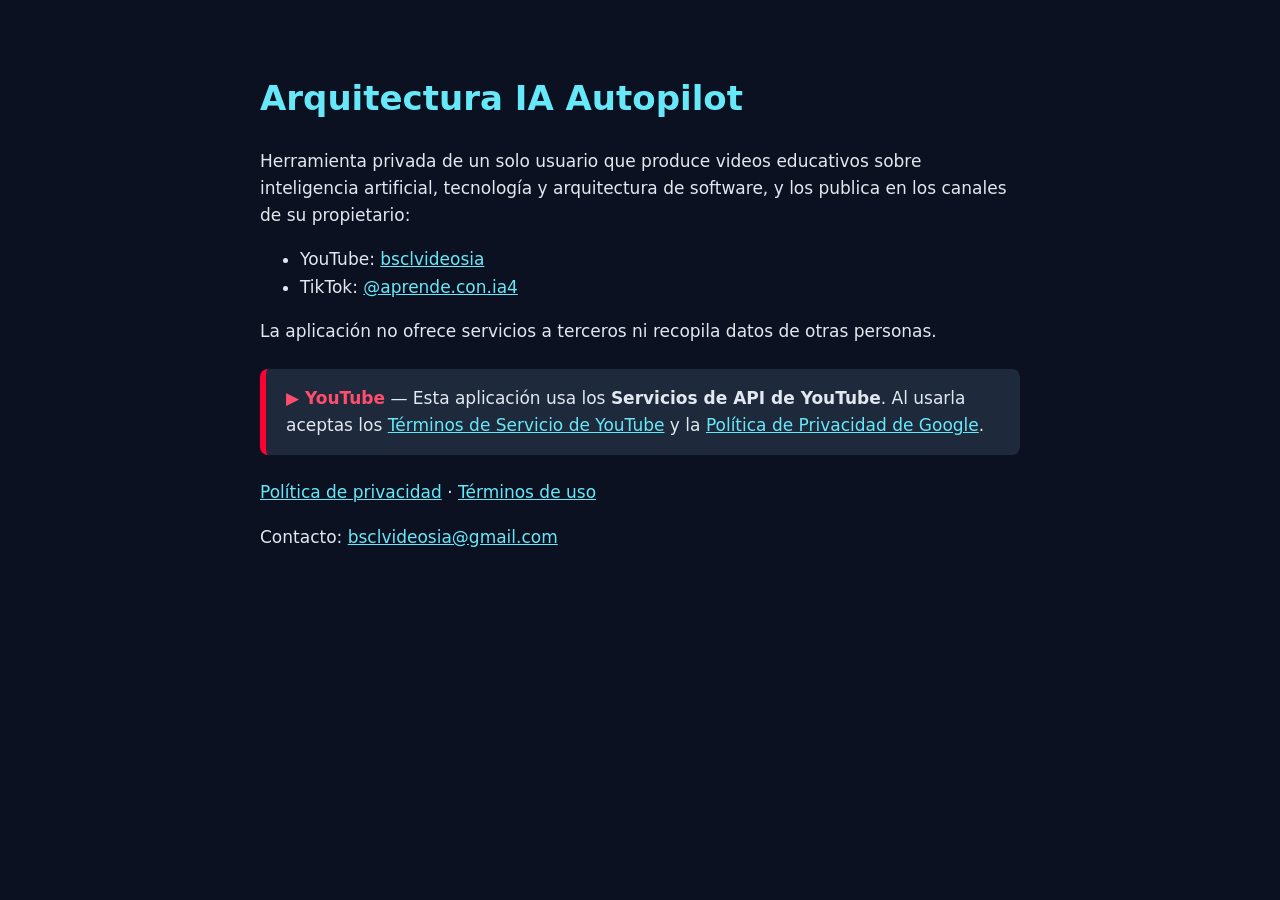
<file: index.html>
<!doctype html>
<html lang="es">
<head>
<meta charset="utf-8">
<meta name="viewport" content="width=device-width, initial-scale=1">
<title>Arquitectura IA Autopilot</title>
<link rel="stylesheet" href="style.css">
</head>
<body>
<main>
  <h1>Arquitectura IA Autopilot</h1>
  <p>Herramienta privada de un solo usuario que produce videos educativos sobre inteligencia artificial,
     tecnología y arquitectura de software, y los publica en los canales de su propietario:</p>
  <ul>
    <li>YouTube: <a href="https://www.youtube.com/channel/UCx39kf1pHNX0YBGGCFIChyA">bsclvideosia</a></li>
    <li>TikTok: <a href="https://www.tiktok.com/@aprende.con.ia4">@aprende.con.ia4</a></li>
  </ul>
  <p>La aplicación no ofrece servicios a terceros ni recopila datos de otras personas.</p>
  <div class="yt">
    <strong>▶ YouTube</strong> — Esta aplicación usa los <strong>Servicios de API de YouTube</strong>.
    Al usarla aceptas los <a href="https://www.youtube.com/t/terms">Términos de Servicio de YouTube</a>
    y la <a href="https://policies.google.com/privacy">Política de Privacidad de Google</a>.
  </div>
  <p><a href="privacy.html">Política de privacidad</a> · <a href="terms.html">Términos de uso</a></p>
  <p>Contacto: <a href="mailto:bsclvideosia@gmail.com">bsclvideosia@gmail.com</a></p>
</main>
</body>
</html>
</file>
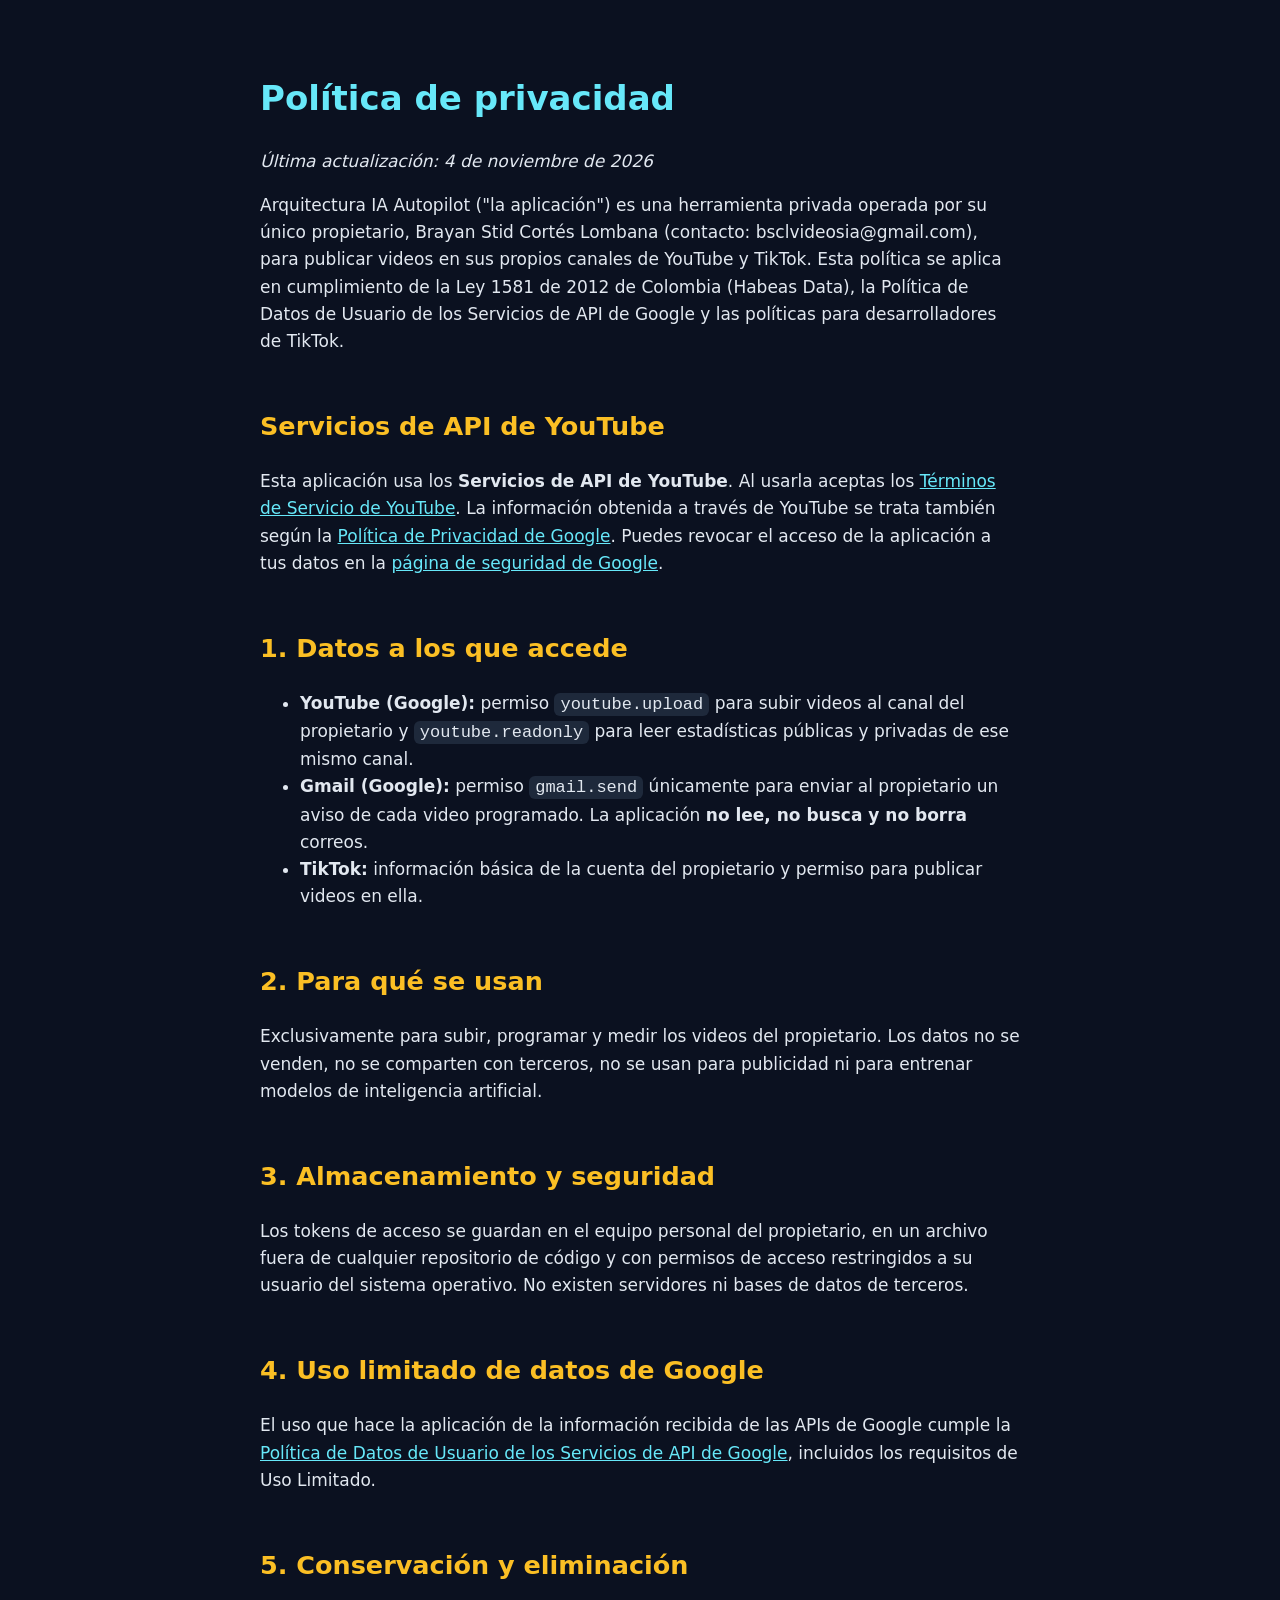
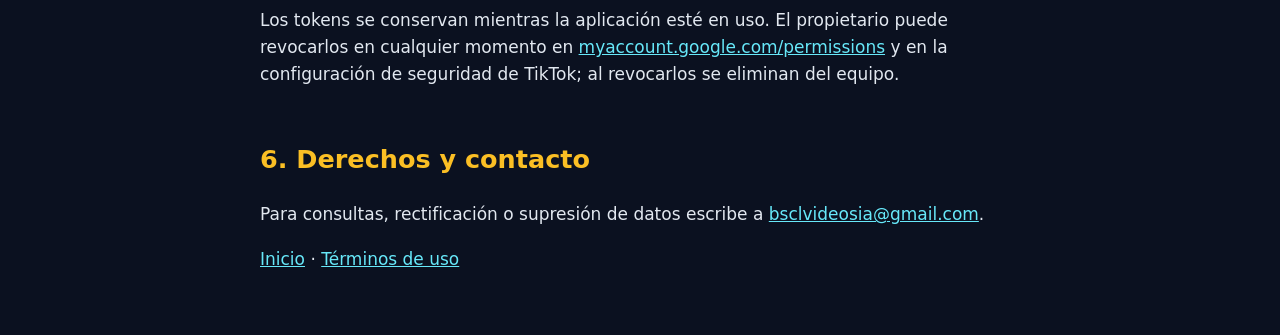
<file: privacy.html>
<!doctype html>
<html lang="es">
<head>
<meta charset="utf-8">
<meta name="viewport" content="width=device-width, initial-scale=1">
<title>Política de privacidad · Arquitectura IA Autopilot</title>
<link rel="stylesheet" href="style.css">
</head>
<body>
<main>
<h1>Política de privacidad</h1>
<p><em>Última actualización: 4 de noviembre de 2026</em></p>

<p>Arquitectura IA Autopilot ("la aplicación") es una herramienta privada operada por su único
propietario, Brayan Stid Cortés Lombana (contacto: bsclvideosia@gmail.com), para publicar videos en sus
propios canales de YouTube y TikTok. Esta política se aplica en cumplimiento de la Ley 1581 de 2012
de Colombia (Habeas Data), la Política de Datos de Usuario de los Servicios de API de Google y las
políticas para desarrolladores de TikTok.</p>

<h2>Servicios de API de YouTube</h2>
<p>Esta aplicación usa los <strong>Servicios de API de YouTube</strong>. Al usarla aceptas los
<a href="https://www.youtube.com/t/terms">Términos de Servicio de YouTube</a>. La información obtenida a través
de YouTube se trata también según la <a href="https://policies.google.com/privacy">Política de Privacidad de Google</a>.
Puedes revocar el acceso de la aplicación a tus datos en la
<a href="https://security.google.com/settings/security/permissions">página de seguridad de Google</a>.</p>

<h2>1. Datos a los que accede</h2>
<ul>
  <li><strong>YouTube (Google):</strong> permiso <code>youtube.upload</code> para subir videos al canal del
      propietario y <code>youtube.readonly</code> para leer estadísticas públicas y privadas de ese mismo canal.</li>
  <li><strong>Gmail (Google):</strong> permiso <code>gmail.send</code> únicamente para enviar al propietario un aviso
      de cada video programado. La aplicación <strong>no lee, no busca y no borra</strong> correos.</li>
  <li><strong>TikTok:</strong> información básica de la cuenta del propietario y permiso para publicar videos en ella.</li>
</ul>

<h2>2. Para qué se usan</h2>
<p>Exclusivamente para subir, programar y medir los videos del propietario. Los datos no se venden,
no se comparten con terceros, no se usan para publicidad ni para entrenar modelos de inteligencia artificial.</p>

<h2>3. Almacenamiento y seguridad</h2>
<p>Los tokens de acceso se guardan en el equipo personal del propietario, en un archivo fuera de cualquier
repositorio de código y con permisos de acceso restringidos a su usuario del sistema operativo. No existen servidores
ni bases de datos de terceros.</p>

<h2>4. Uso limitado de datos de Google</h2>
<p>El uso que hace la aplicación de la información recibida de las APIs de Google cumple la
<a href="https://developers.google.com/terms/api-services-user-data-policy">Política de Datos de Usuario de los
Servicios de API de Google</a>, incluidos los requisitos de Uso Limitado.</p>

<h2>5. Conservación y eliminación</h2>
<p>Los tokens se conservan mientras la aplicación esté en uso. El propietario puede revocarlos en cualquier momento
en <a href="https://myaccount.google.com/permissions">myaccount.google.com/permissions</a> y en la configuración
de seguridad de TikTok; al revocarlos se eliminan del equipo.</p>

<h2>6. Derechos y contacto</h2>
<p>Para consultas, rectificación o supresión de datos escribe a
<a href="mailto:bsclvideosia@gmail.com">bsclvideosia@gmail.com</a>.</p>
<p><a href="index.html">Inicio</a> · <a href="terms.html">Términos de uso</a></p>
</main>
</body>
</html>
</file>
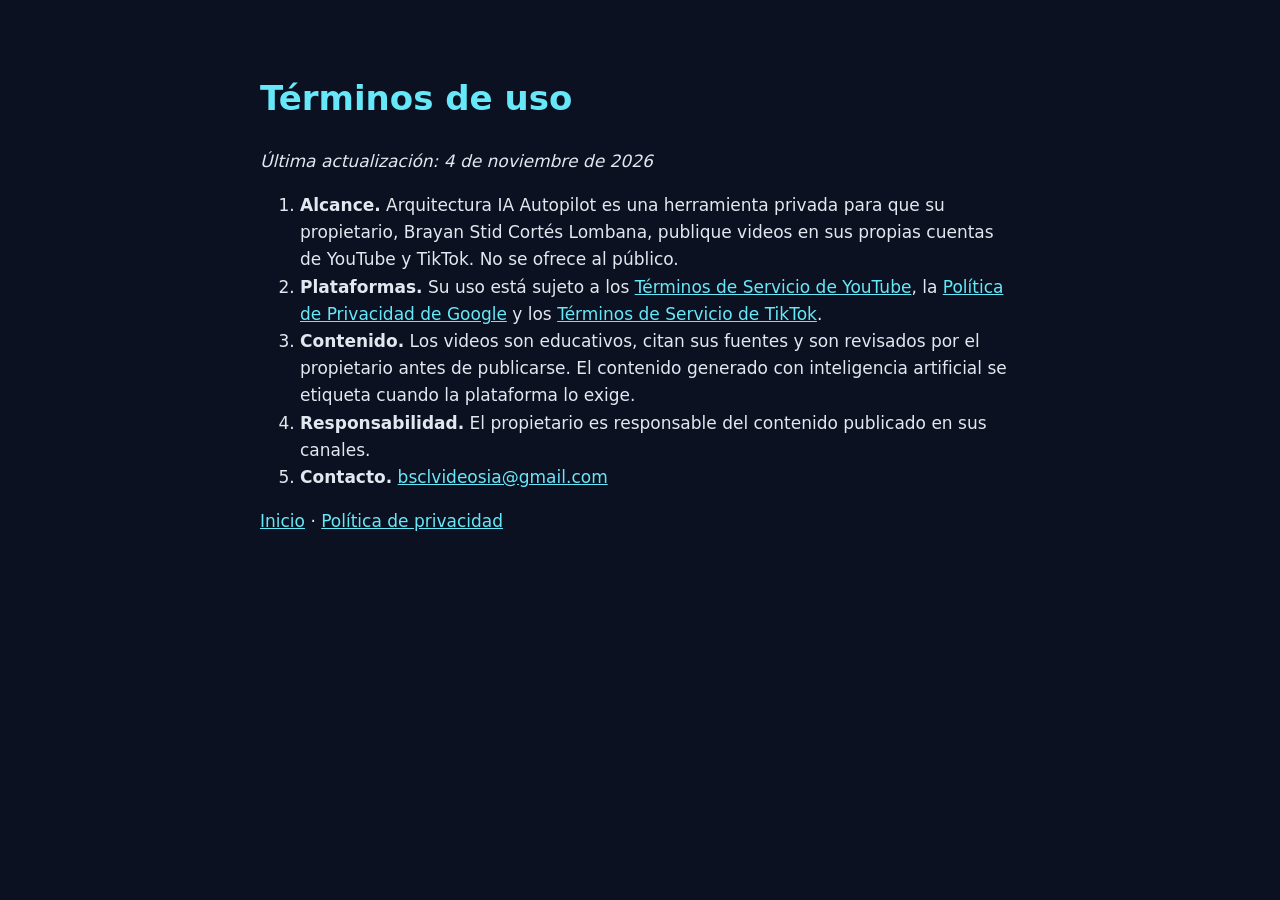
<file: terms.html>
<!doctype html>
<html lang="es">
<head>
<meta charset="utf-8">
<meta name="viewport" content="width=device-width, initial-scale=1">
<title>Términos de uso · Arquitectura IA Autopilot</title>
<link rel="stylesheet" href="style.css">
</head>
<body>
<main>
<h1>Términos de uso</h1>
<p><em>Última actualización: 4 de noviembre de 2026</em></p>
<ol>
  <li><strong>Alcance.</strong> Arquitectura IA Autopilot es una herramienta privada para que su propietario,
      Brayan Stid Cortés Lombana, publique videos en sus propias cuentas de YouTube y TikTok. No se ofrece al público.</li>
  <li><strong>Plataformas.</strong> Su uso está sujeto a los
      <a href="https://www.youtube.com/t/terms">Términos de Servicio de YouTube</a>, la
      <a href="https://policies.google.com/privacy">Política de Privacidad de Google</a> y los
      <a href="https://www.tiktok.com/legal/terms-of-service">Términos de Servicio de TikTok</a>.</li>
  <li><strong>Contenido.</strong> Los videos son educativos, citan sus fuentes y son revisados por el propietario
      antes de publicarse. El contenido generado con inteligencia artificial se etiqueta cuando la plataforma lo exige.</li>
  <li><strong>Responsabilidad.</strong> El propietario es responsable del contenido publicado en sus canales.</li>
  <li><strong>Contacto.</strong> <a href="mailto:bsclvideosia@gmail.com">bsclvideosia@gmail.com</a></li>
</ol>
<p><a href="index.html">Inicio</a> · <a href="privacy.html">Política de privacidad</a></p>
</main>
</body>
</html>
</file>
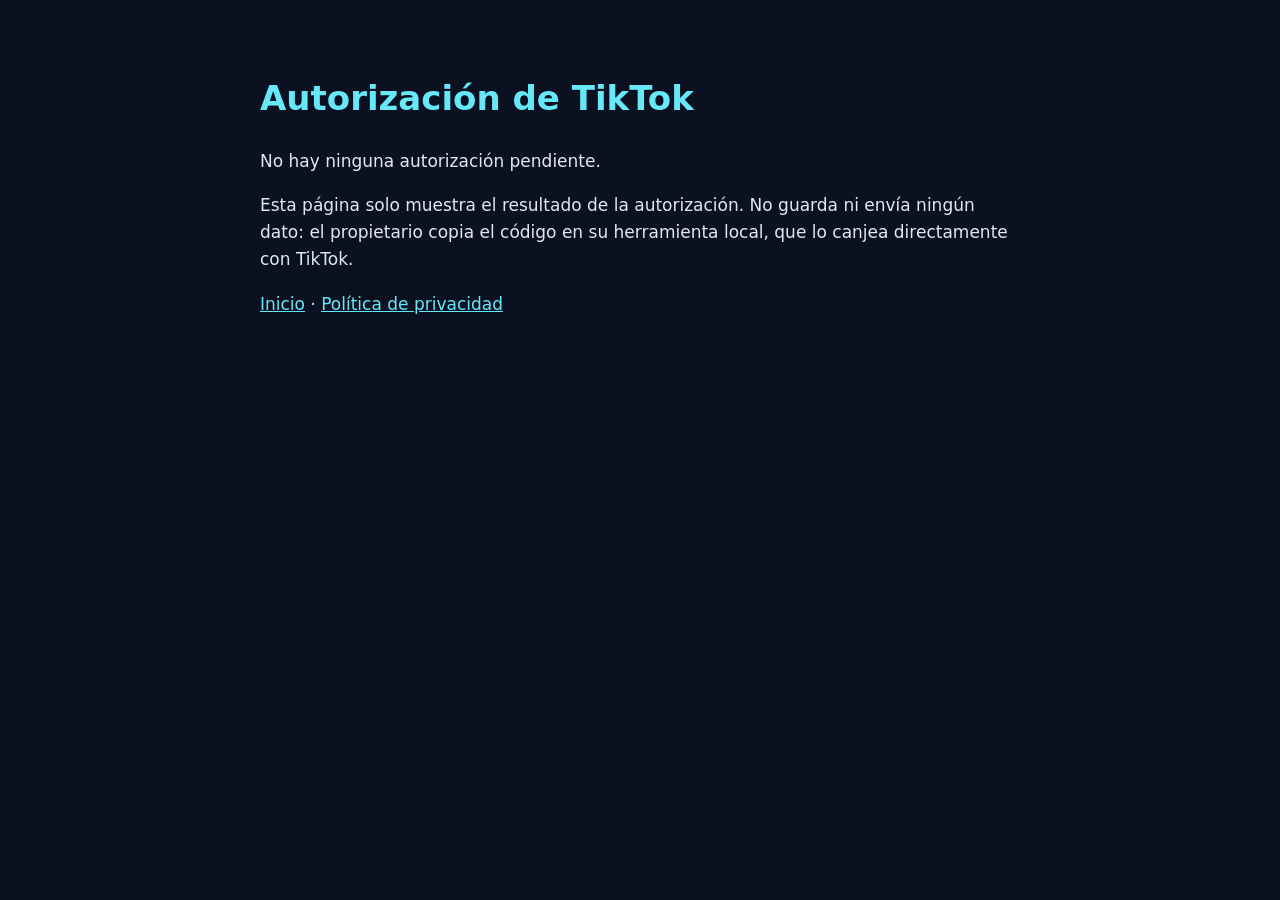
<file: tiktok-callback.html>
<!doctype html>
<html lang="es">
<head>
<meta charset="utf-8">
<meta name="viewport" content="width=device-width, initial-scale=1">
<meta name="robots" content="noindex">
<title>Autorización de TikTok · Arquitectura IA Autopilot</title>
<link rel="stylesheet" href="style.css">
</head>
<body>
<main>
  <h1>Autorización de TikTok</h1>
  <p id="msg">Procesando…</p>
  <p>Esta página solo muestra el resultado de la autorización. No guarda ni envía ningún dato:
     el propietario copia el código en su herramienta local, que lo canjea directamente con TikTok.</p>
  <p><a href="index.html">Inicio</a> · <a href="privacy.html">Política de privacidad</a></p>
</main>
<script>
  const p = new URLSearchParams(location.search);
  const msg = document.getElementById("msg");
  if (p.get("code")) {
    msg.innerHTML = "✅ Autorización concedida. Copia este código en la herramienta:<br><code id='c'></code>";
    document.getElementById("c").textContent = p.get("code");
  } else if (p.get("error")) {
    msg.textContent = "❌ Autorización cancelada: " + (p.get("error_description") || p.get("error"));
  } else {
    msg.textContent = "No hay ninguna autorización pendiente.";
  }
</script>
</body>
</html>
</file>
<file: style.css>
body { margin: 0; background: #0b1120; color: #e2e8f0; font: 17px/1.6 system-ui, -apple-system, "Segoe UI", sans-serif; }
main { max-width: 760px; margin: 0 auto; padding: 48px 24px; }
h1 { color: #67e8f9; }
h2 { color: #fbbf24; margin-top: 2em; }
a { color: #67e8f9; }
.yt { margin: 24px 0; padding: 16px 20px; border-left: 6px solid #ff0033; background: #1e293b; border-radius: 8px; }
.yt strong:first-child { color: #ff4d6d; }
code { background: #1e293b; padding: 2px 6px; border-radius: 6px; }
</file>
